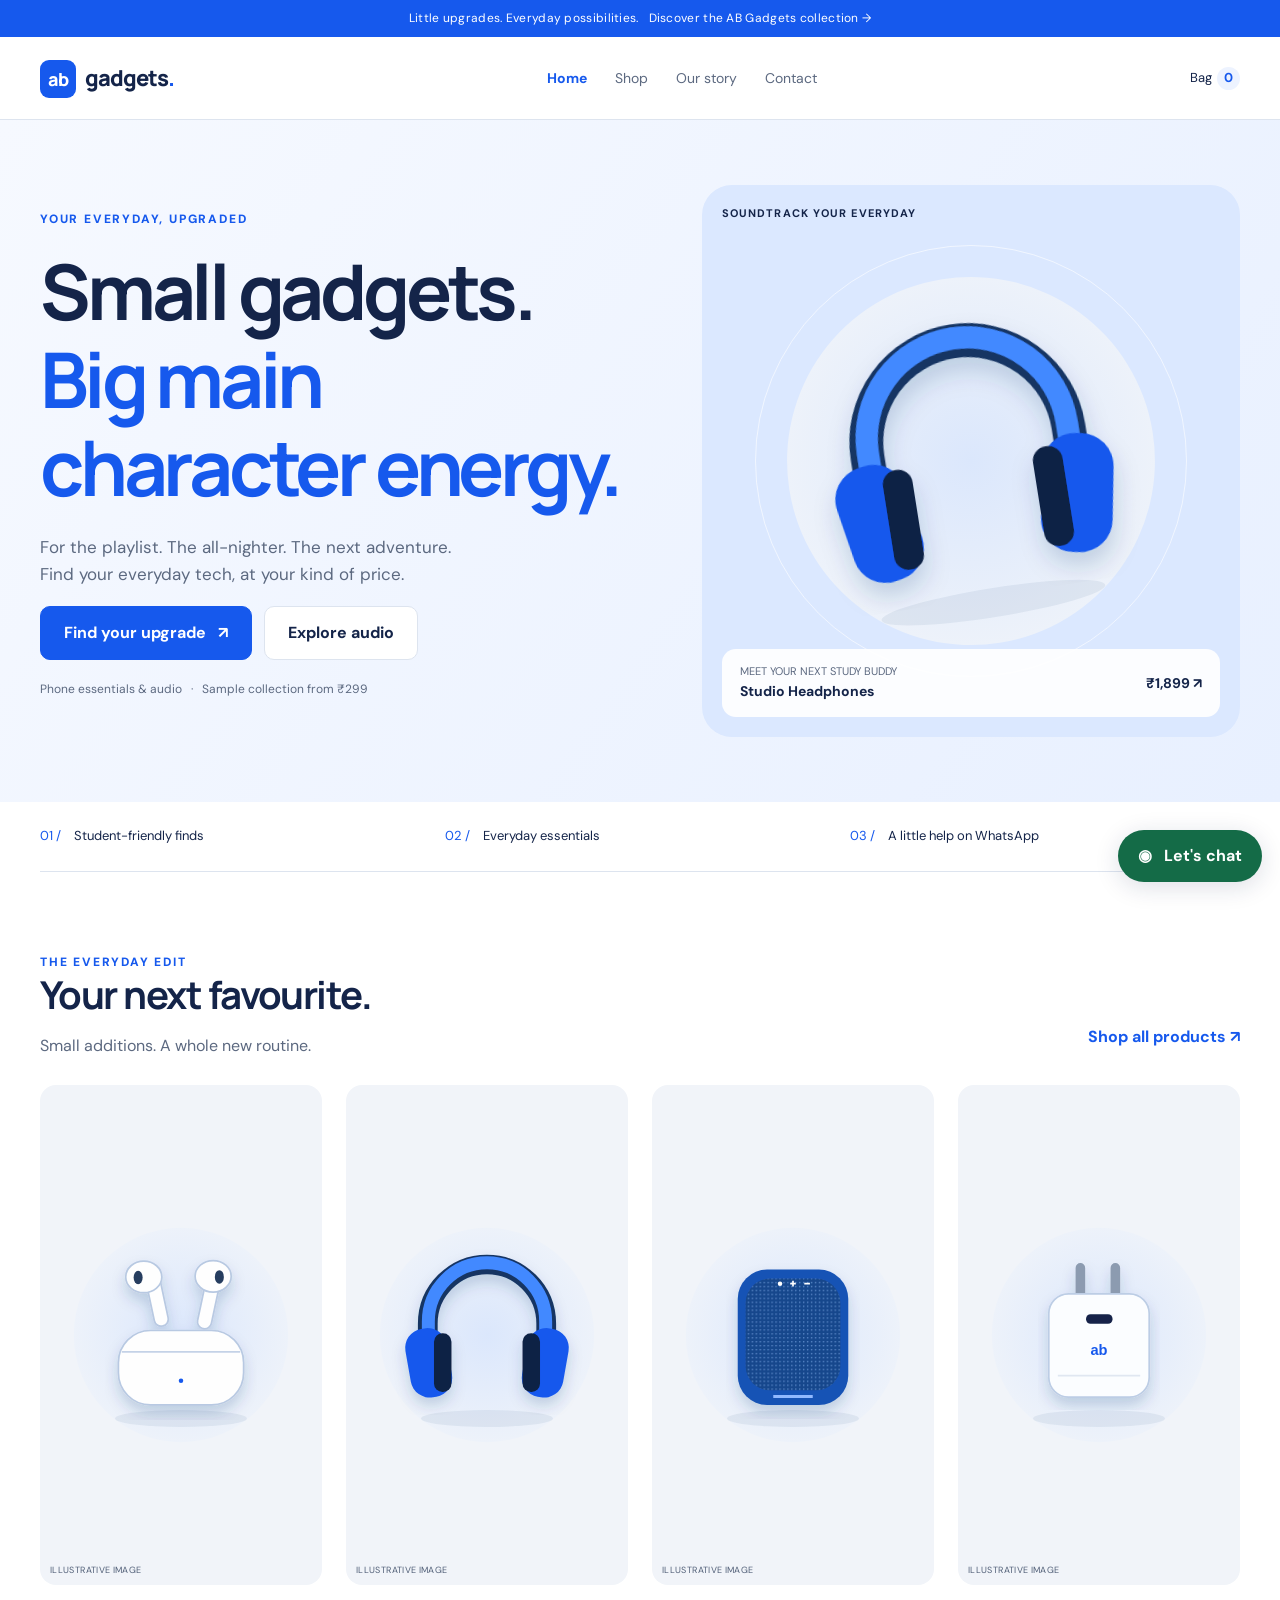
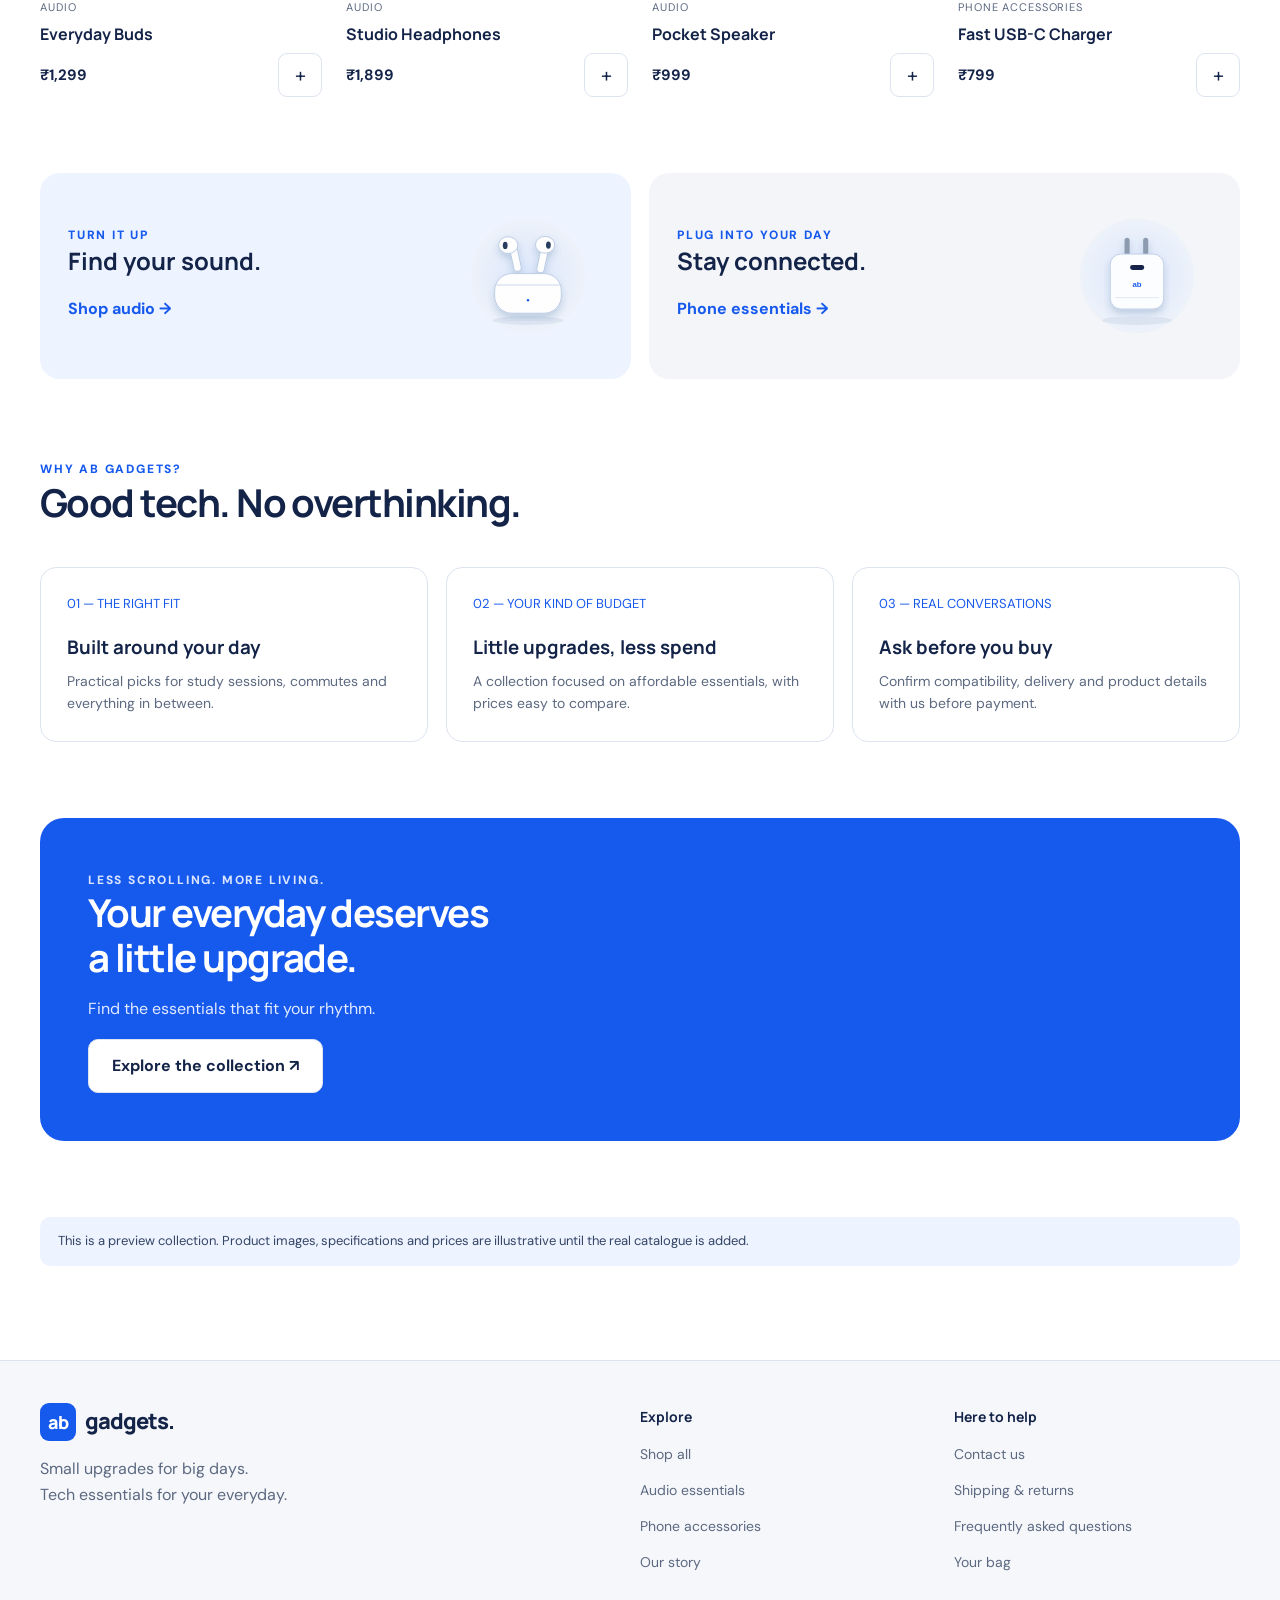
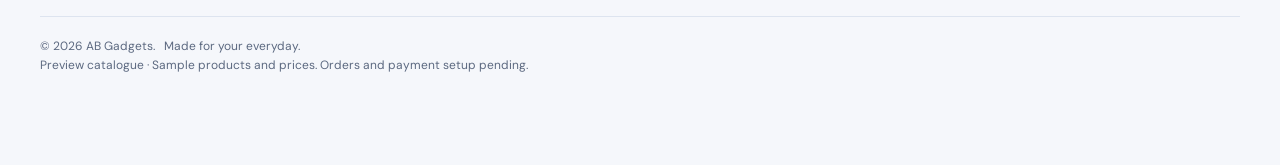
<file: index.html>
<!doctype html>
<html lang="en-IN"><head><meta charset="UTF-8"><meta name="viewport" content="width=device-width,initial-scale=1"><title>AB Gadgets | Small upgrades. Big everyday energy.</title><meta name="description" content="Discover affordable phone accessories and audio essentials at AB Gadgets. Explore student-friendly tech for your everyday."><meta name="theme-color" content="#1659ed"><meta property="og:type" content="website"><meta property="og:site_name" content="AB Gadgets"><meta property="og:title" content="AB Gadgets | Small upgrades. Big everyday energy."><meta property="og:description" content="Discover affordable phone accessories and audio essentials at AB Gadgets. Explore student-friendly tech for your everyday."><meta property="og:image" content="images/social-card.png"><meta property="og:image:alt" content="AB Gadgets — small upgrades for your everyday"><meta property="og:url" content="index.html"><meta name="twitter:card" content="summary_large_image"><link rel="icon" href="images/favicon.svg" type="image/svg+xml"><link rel="stylesheet" href="css/style.css"><script defer src="js/products.js"></script><script defer src="js/main.js"></script></head><body data-page="home"><div id="site-header"></div><main id="main">
<section class="hero"><div class="container hero-grid"><div class="hero-copy"><span class="eyebrow">Your everyday, upgraded</span><h1>Small gadgets.<br><span>Big main<br>character energy.</span></h1><p>For the playlist. The all-nighter. The next adventure. Find your everyday tech, at your kind of price.</p><div class="actions"><a href="shop.html" class="button">Find your upgrade <span>↗</span></a><a href="shop.html?category=Audio" class="button secondary">Explore audio</a></div><p class="hero-footnote">Phone essentials & audio &nbsp; · &nbsp; Sample collection from ₹299</p></div><div class="hero-art"><span class="art-label">SOUNDTRACK YOUR EVERYDAY</span><img src="images/headphones.svg" width="500" height="500" alt="Blue over-ear headphones, illustrative product artwork"><a href="product.html?id=2" class="art-card"><span><small>MEET YOUR NEXT STUDY BUDDY</small><strong>Studio Headphones</strong></span><strong>₹1,899 ↗</strong></a></div></div></section>
<div class="container"><div class="benefits"><div><span>01 /</span> Student-friendly finds</div><div><span>02 /</span> Everyday essentials</div><div><span>03 /</span> A little help on WhatsApp</div></div></div>
<section class="section container"><div class="section-head"><div><span class="eyebrow">The everyday edit</span><h2>Your next favourite.</h2><p class="muted">Small additions. A whole new routine.</p></div><a class="text-link" href="shop.html">Shop all products ↗</a></div><div id="featured-products" class="grid"></div></section>
<section class="container category-tiles"><a class="category-tile" href="shop.html?category=Audio"><div><span class="eyebrow">Turn it up</span><h3>Find your sound.</h3><span class="text-link">Shop audio →</span></div><img src="images/earbuds.svg" alt="Illustration of wireless earbuds in a charging case" loading="lazy"></a><a class="category-tile" style="background:#f3f5f8" href="shop.html?category=Phone%20accessories"><div><span class="eyebrow">Plug into your day</span><h3>Stay connected.</h3><span class="text-link">Phone essentials →</span></div><img src="images/charger.svg" alt="Illustration of a compact USB wall charger" loading="lazy"></a></section>
<section class="section container"><div class="section-head"><div><span class="eyebrow">Why AB Gadgets?</span><h2>Good tech. No overthinking.</h2></div></div><div class="reason-grid"><article class="reason"><div class="number">01 — THE RIGHT FIT</div><h3>Built around your day</h3><p>Practical picks for study sessions, commutes and everything in between.</p></article><article class="reason"><div class="number">02 — YOUR KIND OF BUDGET</div><h3>Little upgrades, less spend</h3><p>A collection focused on affordable essentials, with prices easy to compare.</p></article><article class="reason"><div class="number">03 — REAL CONVERSATIONS</div><h3>Ask before you buy</h3><p>Confirm compatibility, delivery and product details with us before payment.</p></article></div></section>
<section class="container blue-panel"><span class="eyebrow">Less scrolling. More living.</span><h2>Your everyday deserves<br>a little upgrade.</h2><p>Find the essentials that fit your rhythm.</p><a href="shop.html" class="button secondary">Explore the collection ↗</a></section><div class="section container"><p class="notice">This is a preview collection. Product images, specifications and prices are illustrative until the real catalogue is added.</p></div></main><div id="site-footer"></div><noscript><p class="notice">Please enable JavaScript to browse products, use the shopping bag and prepare an order request.</p></noscript></body></html>
</file>
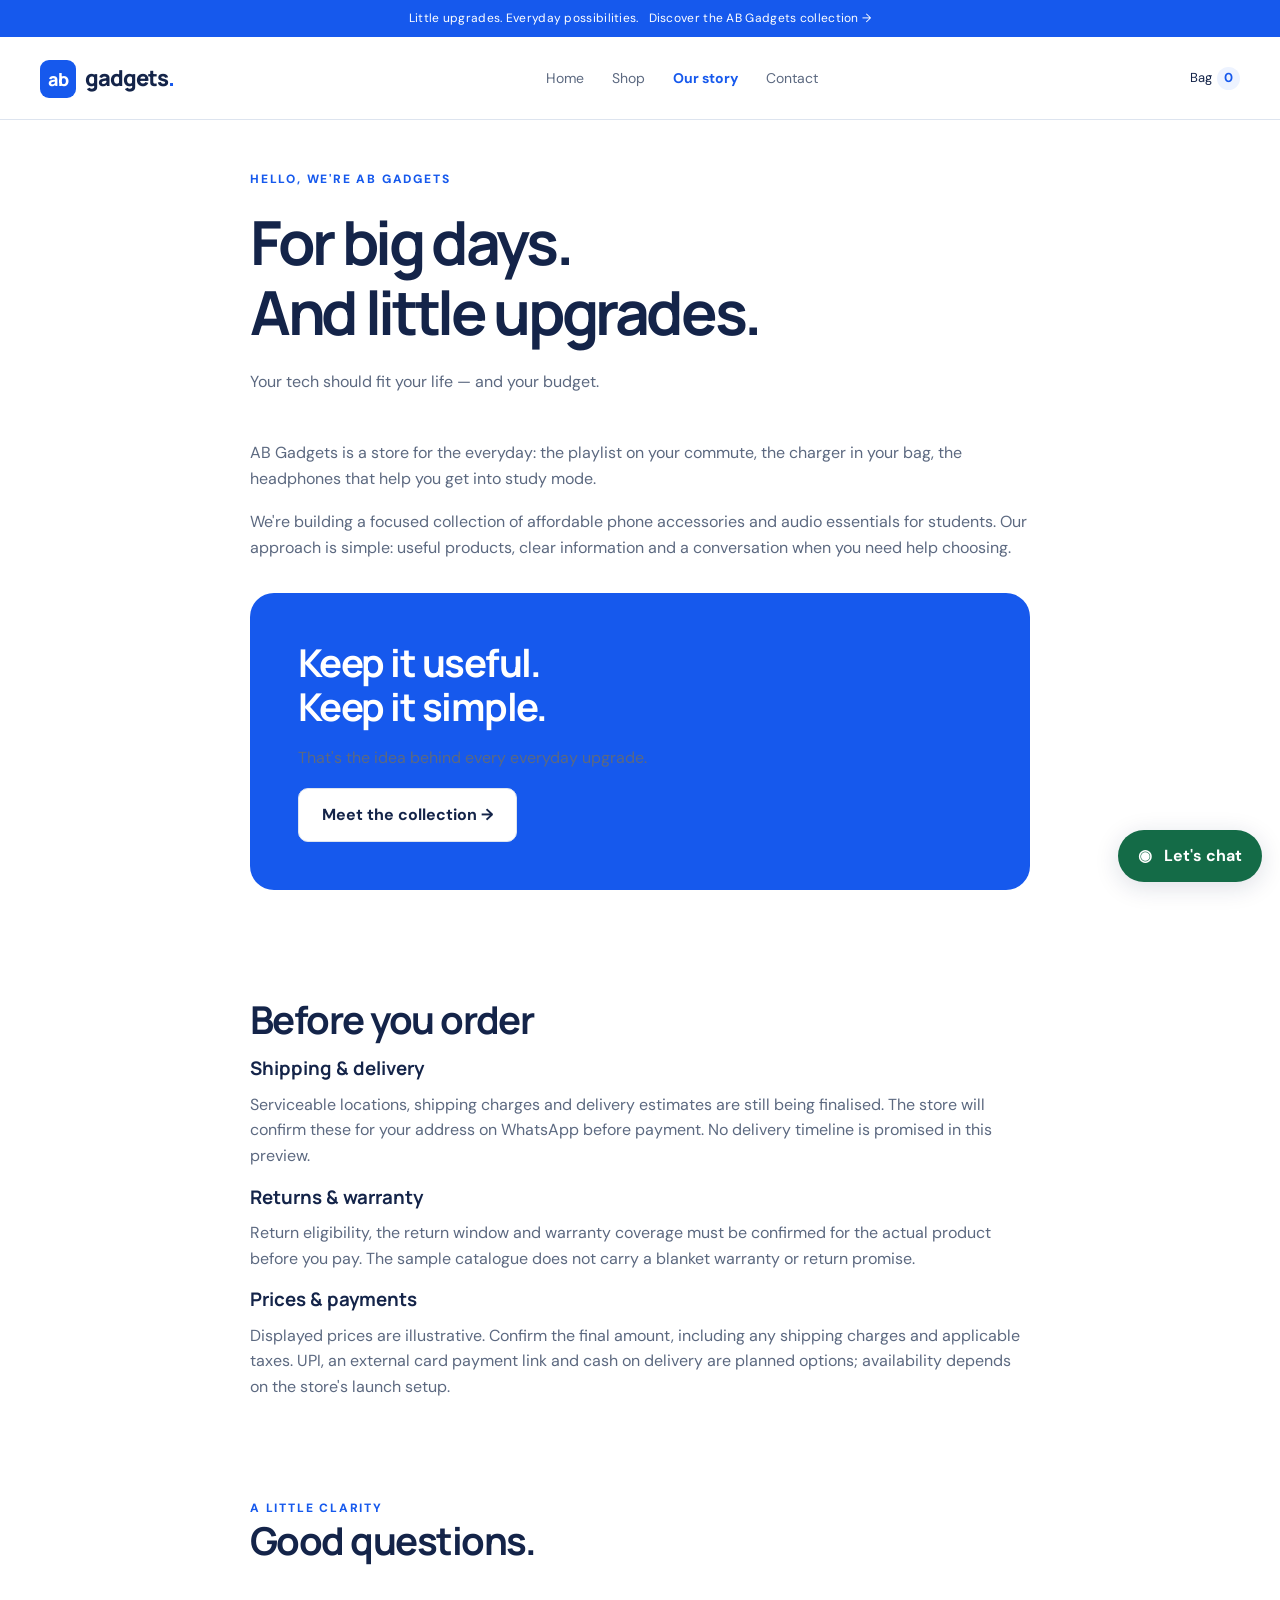
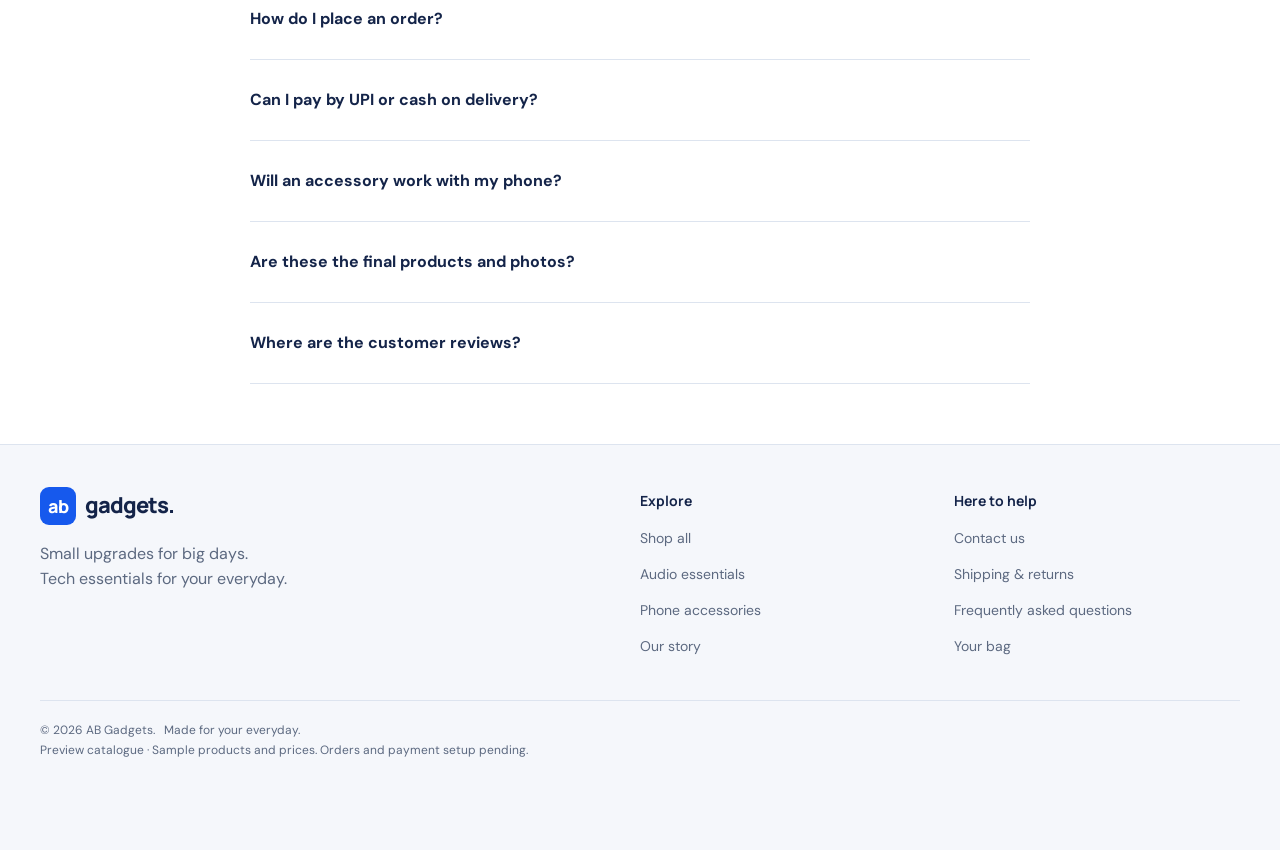
<file: about.html>
<!doctype html>
<html lang="en-IN"><head><meta charset="UTF-8"><meta name="viewport" content="width=device-width,initial-scale=1"><title>Our Story, Shipping & FAQs | AB Gadgets</title><meta name="description" content="Meet AB Gadgets: affordable everyday tech for students. Find shipping, returns, warranty information and answers to common questions."><meta name="theme-color" content="#1659ed"><meta property="og:type" content="website"><meta property="og:site_name" content="AB Gadgets"><meta property="og:title" content="Our Story, Shipping & FAQs | AB Gadgets"><meta property="og:description" content="Meet AB Gadgets: affordable everyday tech for students. Find shipping, returns, warranty information and answers to common questions."><meta property="og:image" content="images/social-card.png"><meta property="og:image:alt" content="AB Gadgets — small upgrades for your everyday"><meta property="og:url" content="about.html"><meta name="twitter:card" content="summary_large_image"><link rel="icon" href="images/favicon.svg" type="image/svg+xml"><link rel="stylesheet" href="css/style.css"><script defer src="js/products.js"></script><script defer src="js/main.js"></script></head><body data-page="about"><div id="site-header"></div><main id="main"><section class="container page-intro content-narrow"><span class="eyebrow">Hello, we're AB Gadgets</span><h1>For big days.<br>And little upgrades.</h1><p class="muted">Your tech should fit your life — and your budget.</p></section><section class="container content-narrow body-copy"><p>AB Gadgets is a store for the everyday: the playlist on your commute, the charger in your bag, the headphones that help you get into study mode.</p><p>We're building a focused collection of affordable phone accessories and audio essentials for students. Our approach is simple: useful products, clear information and a conversation when you need help choosing.</p><div class="blue-panel" style="margin:32px 0"><h2>Keep it useful.<br>Keep it simple.</h2><p>That's the idea behind every everyday upgrade.</p><a class="button secondary" href="shop.html">Meet the collection →</a></div><section id="shipping" class="section"><h2>Before you order</h2><h3>Shipping & delivery</h3><p>Serviceable locations, shipping charges and delivery estimates are still being finalised. The store will confirm these for your address on WhatsApp before payment. No delivery timeline is promised in this preview.</p><h3>Returns & warranty</h3><p>Return eligibility, the return window and warranty coverage must be confirmed for the actual product before you pay. The sample catalogue does not carry a blanket warranty or return promise.</p><h3>Prices & payments</h3><p>Displayed prices are illustrative. Confirm the final amount, including any shipping charges and applicable taxes. UPI, an external card payment link and cash on delivery are planned options; availability depends on the store's launch setup.</p></section><section id="faq" style="padding-bottom:60px"><span class="eyebrow">A little clarity</span><h2>Good questions.</h2><details><summary>How do I place an order?</summary><p>Add products to your bag, open checkout and enter your details. The checkout prepares a WhatsApp request. Send it in WhatsApp, then wait for stock, total and delivery confirmation. Ordering will activate when the store's number is added.</p></details><details><summary>Can I pay by UPI or cash on delivery?</summary><p>You can select either as your preference. The store will confirm the payment method and delivery availability before accepting the order. Only pay to the store's confirmed UPI details.</p></details><details><summary>Will an accessory work with my phone?</summary><p>Share your exact phone model with the store before ordering. Connector, power and fit requirements vary by product.</p></details><details><summary>Are these the final products and photos?</summary><p>No. This preview uses a sample catalogue and labelled illustrations. Actual photos, specifications, prices and availability will be added before launch.</p></details><details><summary>Where are the customer reviews?</summary><p>There are no customer reviews yet. Genuine customer feedback will be added when available.</p></details></section></section></main><div id="site-footer"></div><noscript><p class="notice">Please enable JavaScript to browse products, use the shopping bag and prepare an order request.</p></noscript></body></html>
</file>
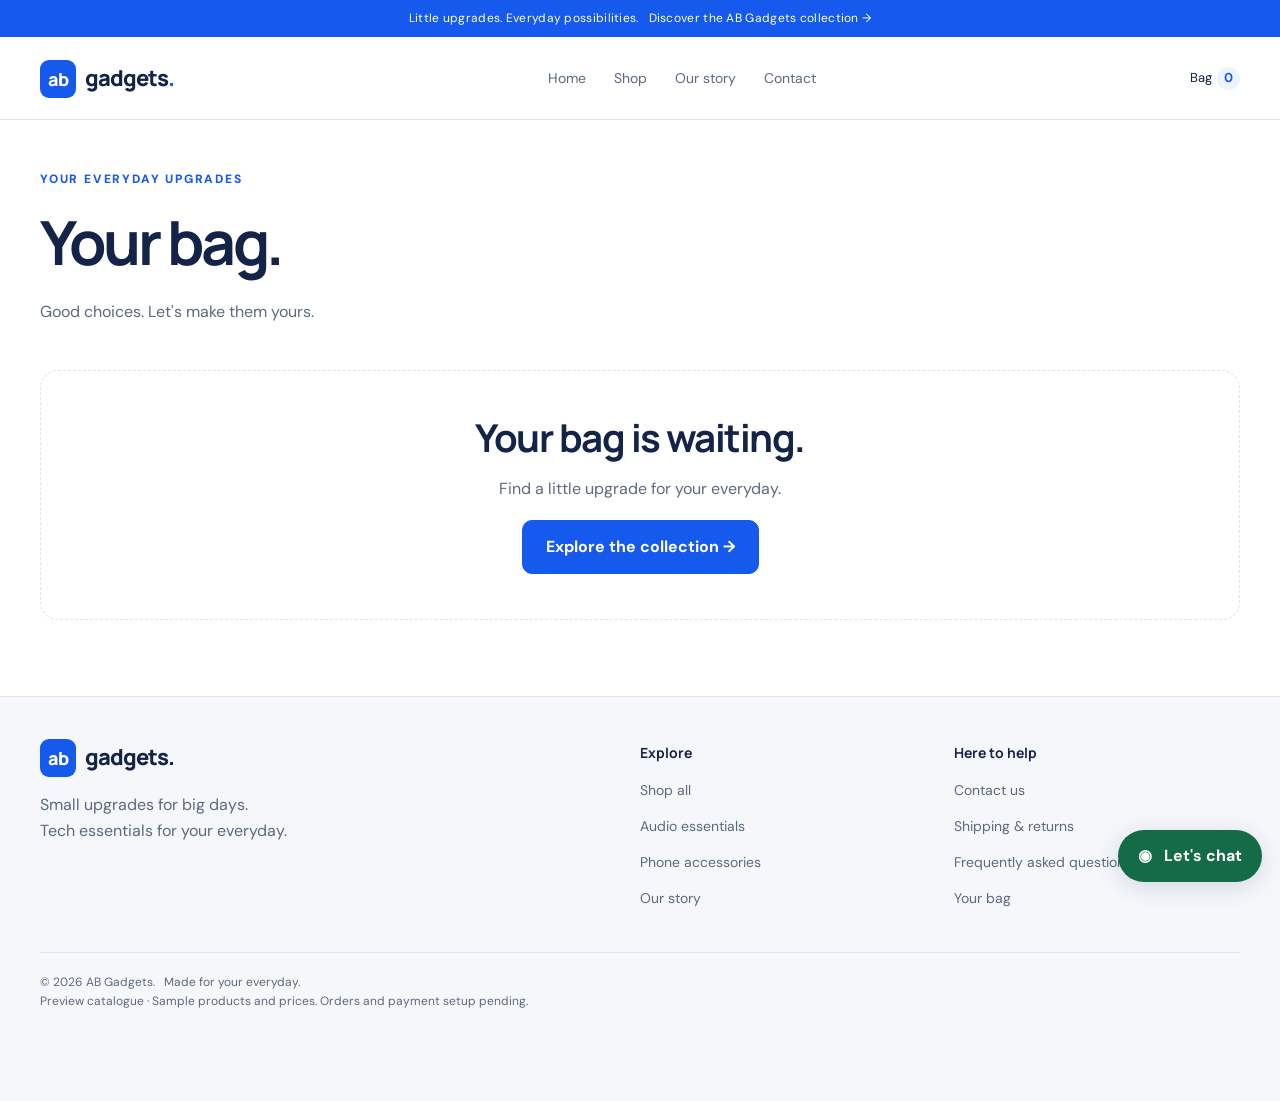
<file: cart.html>
<!doctype html>
<html lang="en-IN"><head><meta charset="UTF-8"><meta name="viewport" content="width=device-width,initial-scale=1"><title>Your Shopping Bag | AB Gadgets</title><meta name="description" content="Review your AB Gadgets shopping bag, adjust quantities and prepare your order request on WhatsApp."><meta name="theme-color" content="#1659ed"><meta property="og:type" content="website"><meta property="og:site_name" content="AB Gadgets"><meta property="og:title" content="Your Shopping Bag | AB Gadgets"><meta property="og:description" content="Review your AB Gadgets shopping bag, adjust quantities and prepare your order request on WhatsApp."><meta property="og:image" content="images/social-card.png"><meta property="og:image:alt" content="AB Gadgets — small upgrades for your everyday"><meta property="og:url" content="cart.html"><meta name="twitter:card" content="summary_large_image"><link rel="icon" href="images/favicon.svg" type="image/svg+xml"><link rel="stylesheet" href="css/style.css"><script defer src="js/products.js"></script><script defer src="js/main.js"></script></head><body data-page="cart"><div id="site-header"></div><main id="main"><section class="container page-intro"><span class="eyebrow">Your everyday upgrades</span><h1>Your bag.</h1><p class="muted">Good choices. Let's make them yours.</p></section><section class="container section" style="padding-top:0" id="cart-content" aria-label="Shopping bag"></section></main><div id="site-footer"></div><noscript><p class="notice">Please enable JavaScript to browse products, use the shopping bag and prepare an order request.</p></noscript></body></html>
</file>
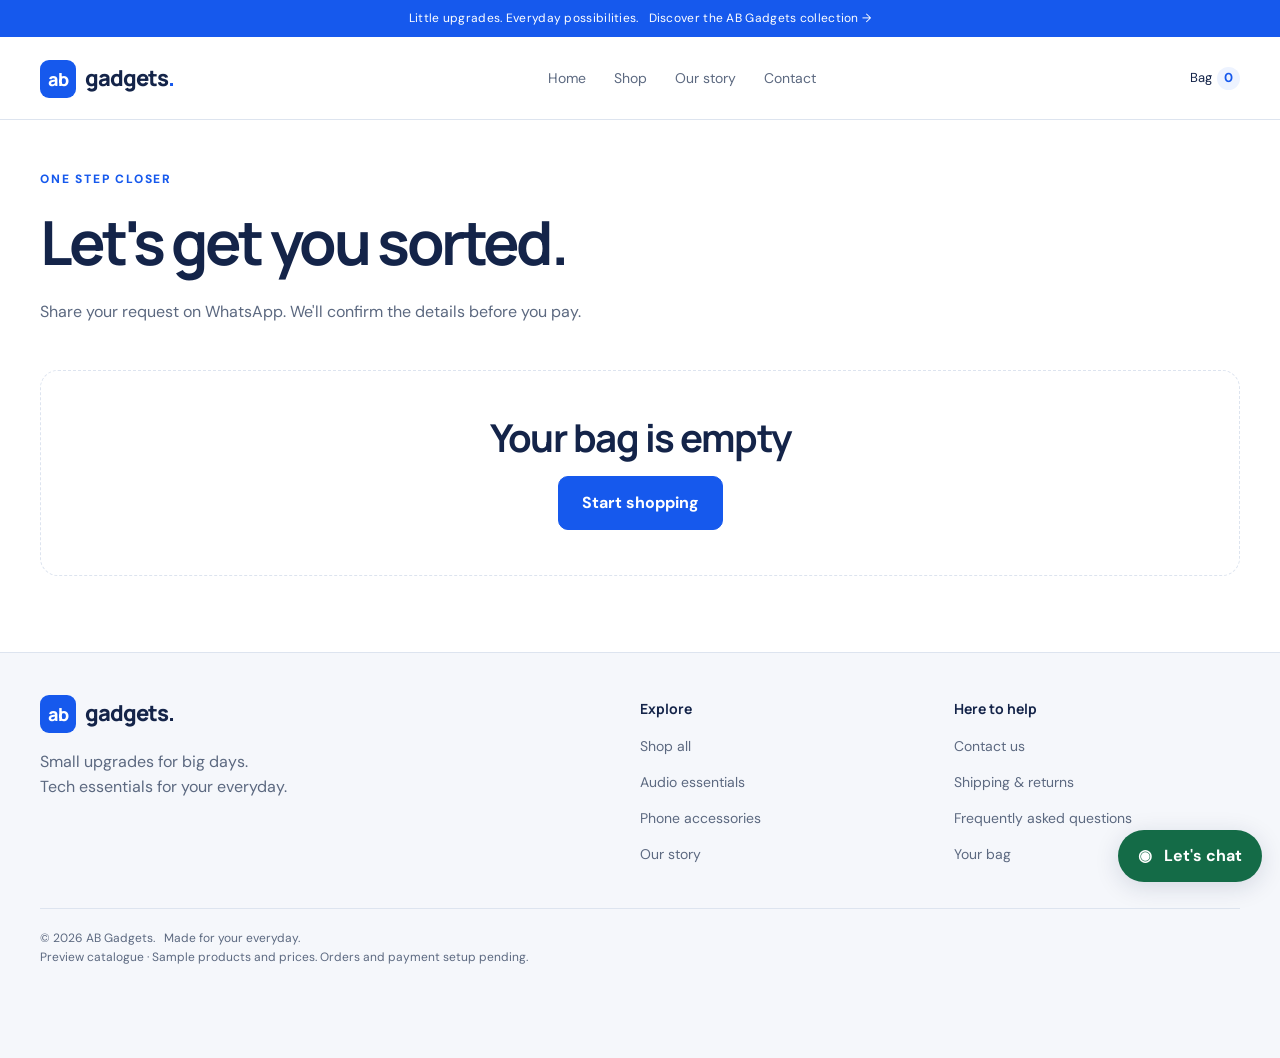
<file: checkout.html>
<!doctype html>
<html lang="en-IN"><head><meta charset="UTF-8"><meta name="viewport" content="width=device-width,initial-scale=1"><title>Checkout — Request Your Order | AB Gadgets</title><meta name="description" content="Enter your delivery details and request your AB Gadgets order through WhatsApp. Choose UPI, payment link or cash on delivery as your preference."><meta name="theme-color" content="#1659ed"><meta property="og:type" content="website"><meta property="og:site_name" content="AB Gadgets"><meta property="og:title" content="Checkout — Request Your Order | AB Gadgets"><meta property="og:description" content="Enter your delivery details and request your AB Gadgets order through WhatsApp. Choose UPI, payment link or cash on delivery as your preference."><meta property="og:image" content="images/social-card.png"><meta property="og:image:alt" content="AB Gadgets — small upgrades for your everyday"><meta property="og:url" content="checkout.html"><meta name="twitter:card" content="summary_large_image"><link rel="icon" href="images/favicon.svg" type="image/svg+xml"><link rel="stylesheet" href="css/style.css"><script defer src="js/products.js"></script><script defer src="js/main.js"></script></head><body data-page="checkout"><div id="site-header"></div><main id="main"><section class="container page-intro"><span class="eyebrow">One step closer</span><h1>Let's get you sorted.</h1><p class="muted">Share your request on WhatsApp. We'll confirm the details before you pay.</p></section><section id="checkout-content" class="container section" style="padding-top:0"><div class="cart-layout"><div class="form-panel"><form id="checkout-form" class="form-grid"><h2 style="font-size:24px">Delivery details</h2><label>Full name<input name="name" autocomplete="name" required minlength="2" maxlength="80" placeholder="Your full name"></label><label>Mobile number<input name="phone" type="tel" inputmode="tel" autocomplete="tel" required maxlength="18" placeholder="10-digit Indian mobile number"></label><label>Full delivery address<textarea name="address" autocomplete="street-address" required minlength="10" maxlength="500" placeholder="House / flat, street, city, state and PIN code"></textarea></label><fieldset><legend>How would you like to pay?</legend><label><input type="radio" name="payment" value="UPI after confirmation" checked> UPI after order confirmation</label><label><input type="radio" name="payment" value="Card / online payment link requested"> Card / online payment link</label><label><input type="radio" name="payment" value="Cash on delivery (subject to availability)"> Cash on delivery</label></fieldset><p class="muted" style="font-size:13px">Your delivery details are included in a WhatsApp draft. Tap Send in WhatsApp to share them with the store. This site does not save your address. Sending a request does not confirm an order or payment.</p><button class="button full" type="submit">Request order on WhatsApp ↗</button><p id="checkout-status" class="status-message" role="status" tabindex="-1"></p><a id="whatsapp-fallback" class="text-link" hidden target="_blank" rel="noopener noreferrer">Open your WhatsApp order draft →</a></form><div class="upi-box"><h3>Pay with UPI</h3><p id="upi-id"></p><img id="upi-qr" src="images/upi-placeholder.svg" alt="Payment QR placeholder — not a scannable payment code" width="140" height="140"><p class="muted" style="font-size:13px">Wait for stock and the final amount to be confirmed before paying. Card payments require a payment link from the store. COD availability will be confirmed for your address.</p></div></div><div id="checkout-summary"></div></div></section></main><div id="site-footer"></div><noscript><p class="notice">Please enable JavaScript to browse products, use the shopping bag and prepare an order request.</p></noscript></body></html>
</file>
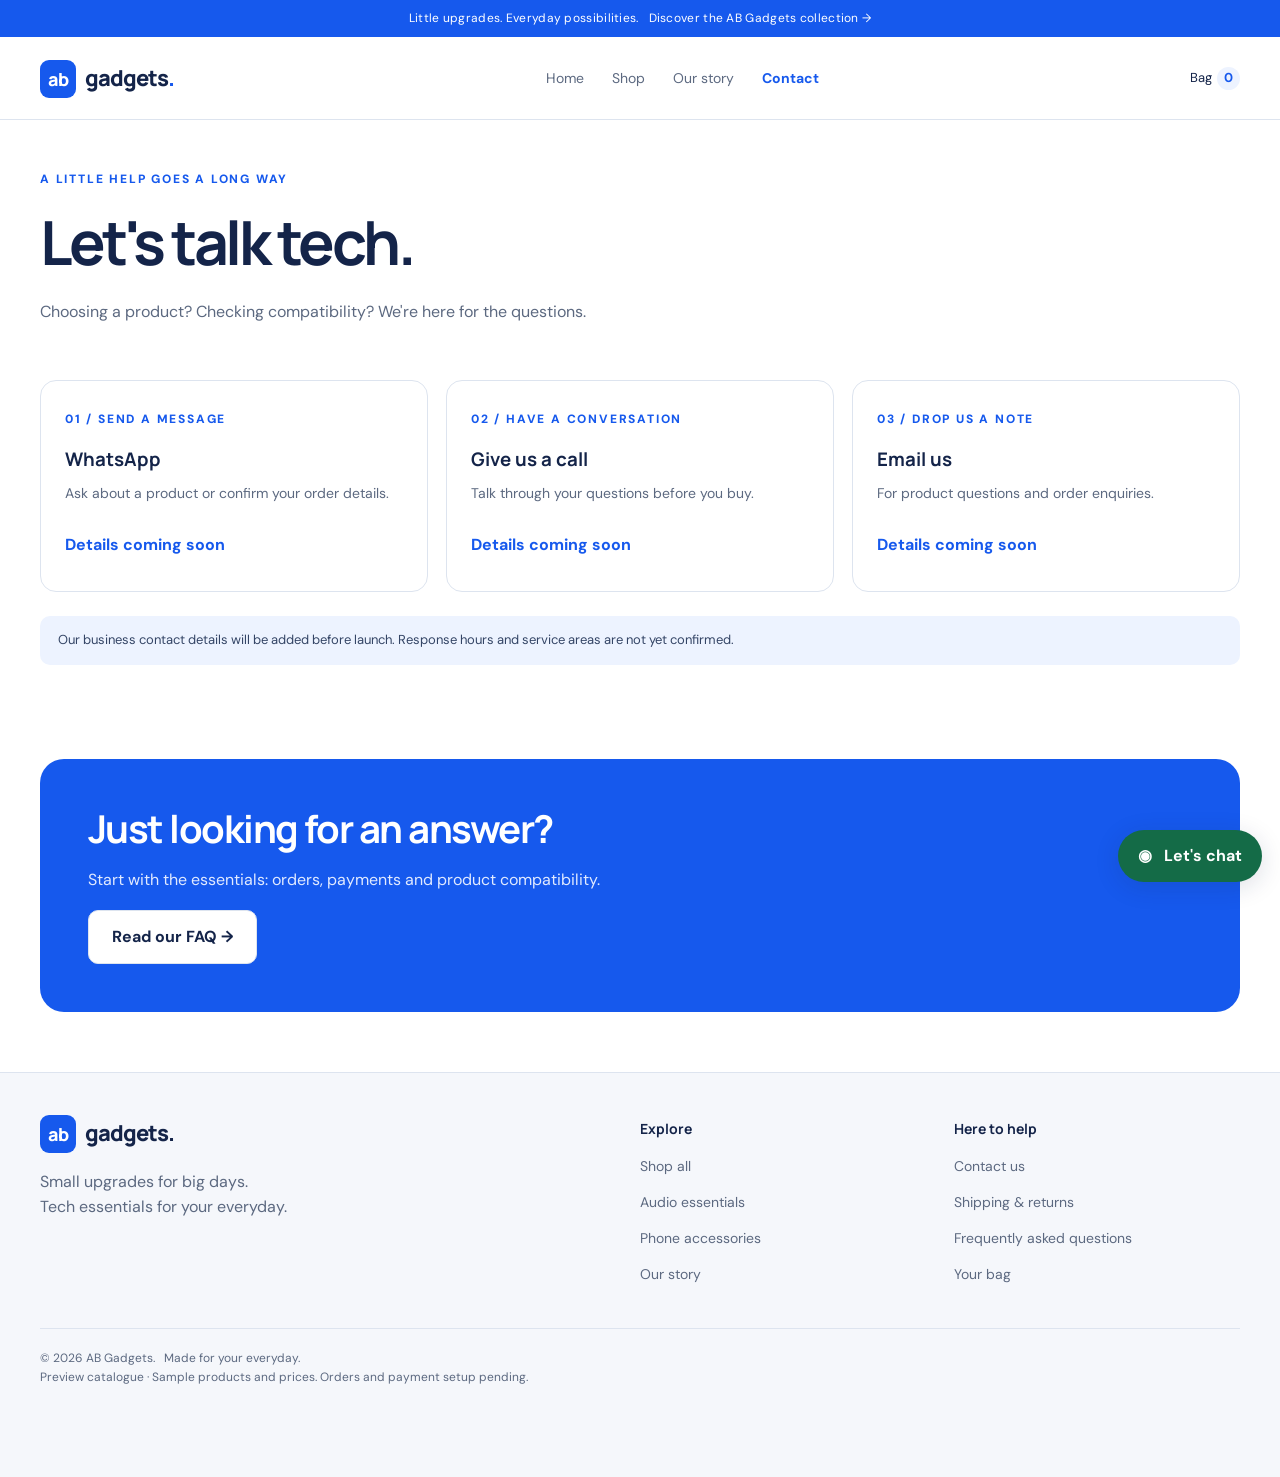
<file: contact.html>
<!doctype html>
<html lang="en-IN"><head><meta charset="UTF-8"><meta name="viewport" content="width=device-width,initial-scale=1"><title>Contact AB Gadgets | WhatsApp, Phone & Email</title><meta name="description" content="Get help with product compatibility, order requests and delivery from AB Gadgets through WhatsApp, phone or email."><meta name="theme-color" content="#1659ed"><meta property="og:type" content="website"><meta property="og:site_name" content="AB Gadgets"><meta property="og:title" content="Contact AB Gadgets | WhatsApp, Phone & Email"><meta property="og:description" content="Get help with product compatibility, order requests and delivery from AB Gadgets through WhatsApp, phone or email."><meta property="og:image" content="images/social-card.png"><meta property="og:image:alt" content="AB Gadgets — small upgrades for your everyday"><meta property="og:url" content="contact.html"><meta name="twitter:card" content="summary_large_image"><link rel="icon" href="images/favicon.svg" type="image/svg+xml"><link rel="stylesheet" href="css/style.css"><script defer src="js/products.js"></script><script defer src="js/main.js"></script></head><body data-page="contact"><div id="site-header"></div><main id="main"><section class="container page-intro"><span class="eyebrow">A little help goes a long way</span><h1>Let's talk tech.</h1><p class="muted">Choosing a product? Checking compatibility? We're here for the questions.</p></section><section class="container section" style="padding-top:10px"><div class="contact-grid"><article class="contact-card"><span class="eyebrow">01 / Send a message</span><h3 style="margin-top:18px">WhatsApp</h3><p>Ask about a product or confirm your order details.</p><a class="text-link" id="whatsapp-contact">Details coming soon</a></article><article class="contact-card"><span class="eyebrow">02 / Have a conversation</span><h3 style="margin-top:18px">Give us a call</h3><p>Talk through your questions before you buy.</p><a class="text-link" id="phone-contact">Details coming soon</a></article><article class="contact-card"><span class="eyebrow">03 / Drop us a note</span><h3 style="margin-top:18px">Email us</h3><p>For product questions and order enquiries.</p><a class="text-link" id="email-contact">Details coming soon</a></article></div><p class="notice" style="margin-top:24px">Our business contact details will be added before launch. Response hours and service areas are not yet confirmed.</p></section><section class="container blue-panel" style="margin-bottom:60px"><h2>Just looking for an answer?</h2><p>Start with the essentials: orders, payments and product compatibility.</p><a href="about.html#faq" class="button secondary">Read our FAQ →</a></section></main><div id="site-footer"></div><noscript><p class="notice">Please enable JavaScript to browse products, use the shopping bag and prepare an order request.</p></noscript></body></html>
</file>
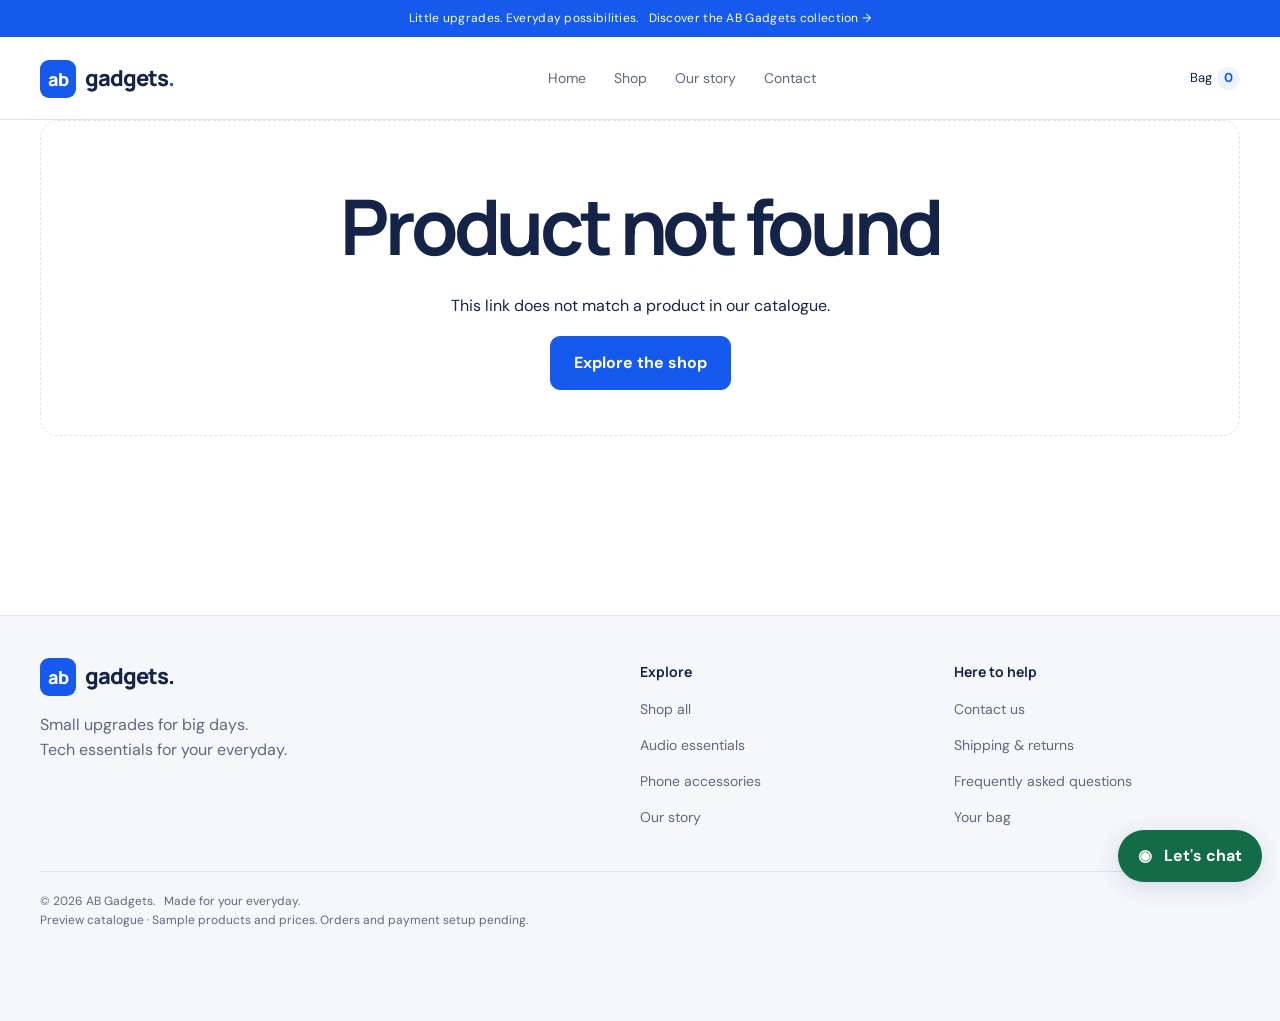
<file: product.html>
<!doctype html>
<html lang="en-IN"><head><meta charset="UTF-8"><meta name="viewport" content="width=device-width,initial-scale=1"><title>Product Details & Specifications | AB Gadgets</title><meta name="description" content="Explore AB Gadgets product details, sample specifications and prices. Add your favourite everyday tech to your bag."><meta name="theme-color" content="#1659ed"><meta property="og:type" content="website"><meta property="og:site_name" content="AB Gadgets"><meta property="og:title" content="Product Details & Specifications | AB Gadgets"><meta property="og:description" content="Explore AB Gadgets product details, sample specifications and prices. Add your favourite everyday tech to your bag."><meta property="og:image" content="images/social-card.png"><meta property="og:image:alt" content="AB Gadgets — small upgrades for your everyday"><meta property="og:url" content="product.html"><meta name="twitter:card" content="summary_large_image"><link rel="icon" href="images/favicon.svg" type="image/svg+xml"><link rel="stylesheet" href="css/style.css"><script defer src="js/products.js"></script><script defer src="js/main.js"></script></head><body data-page="product"><div id="site-header"></div><main id="main"><section class="container" id="product-detail"></section></main><div id="site-footer"></div><noscript><p class="notice">Please enable JavaScript to browse products, use the shopping bag and prepare an order request.</p></noscript></body></html>
</file>
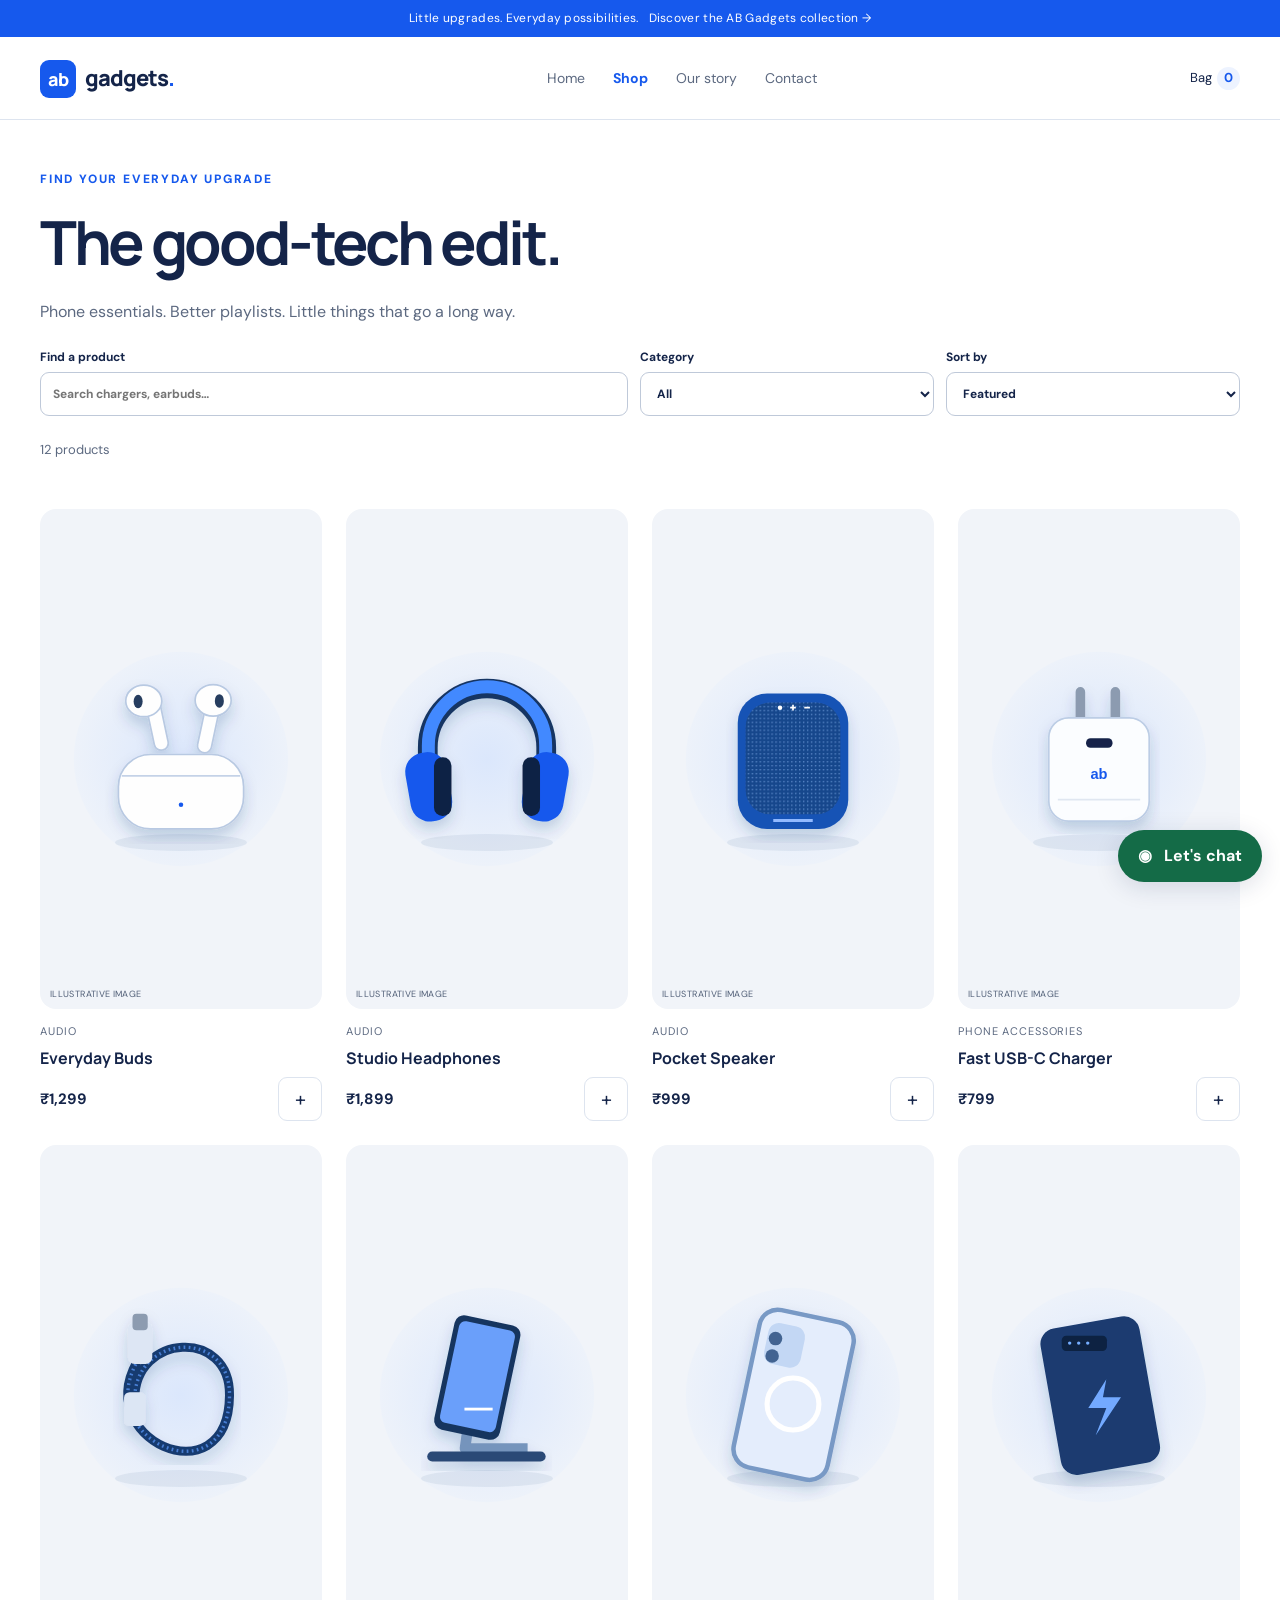
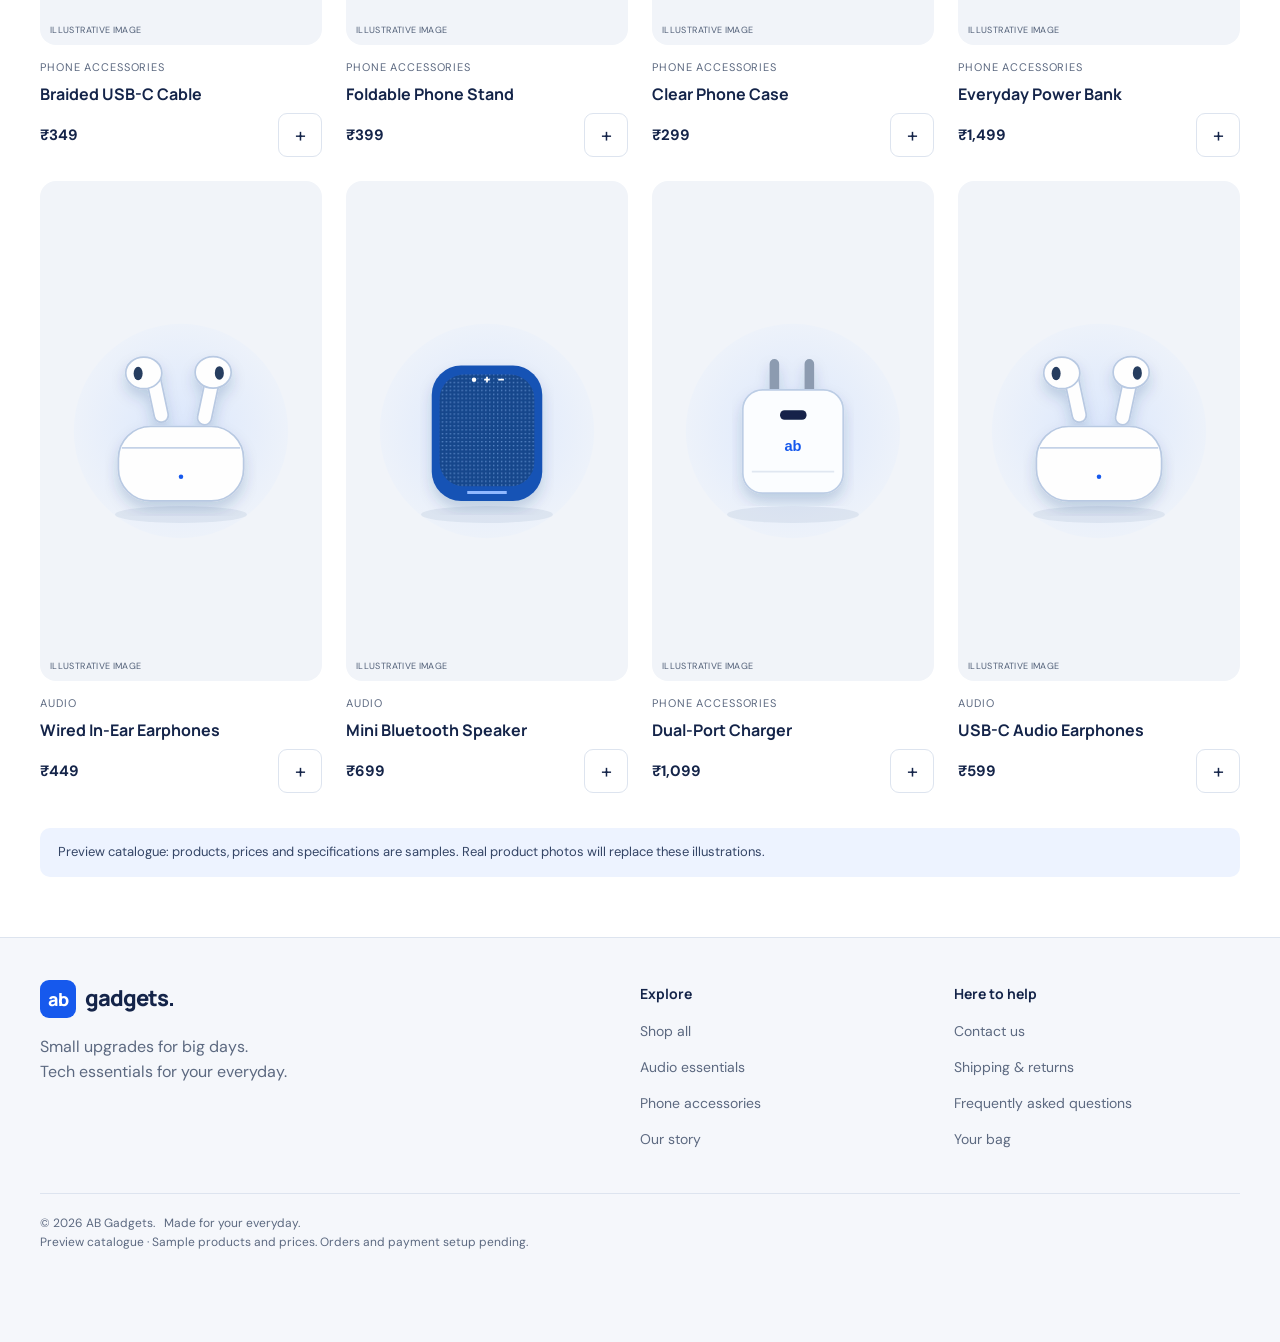
<file: shop.html>
<!doctype html>
<html lang="en-IN"><head><meta charset="UTF-8"><meta name="viewport" content="width=device-width,initial-scale=1"><title>Shop Phone Accessories & Audio | AB Gadgets</title><meta name="description" content="Browse the AB Gadgets collection of earbuds, headphones, chargers and phone accessories. Search, filter and compare prices in Indian rupees."><meta name="theme-color" content="#1659ed"><meta property="og:type" content="website"><meta property="og:site_name" content="AB Gadgets"><meta property="og:title" content="Shop Phone Accessories & Audio | AB Gadgets"><meta property="og:description" content="Browse the AB Gadgets collection of earbuds, headphones, chargers and phone accessories. Search, filter and compare prices in Indian rupees."><meta property="og:image" content="images/social-card.png"><meta property="og:image:alt" content="AB Gadgets — small upgrades for your everyday"><meta property="og:url" content="shop.html"><meta name="twitter:card" content="summary_large_image"><link rel="icon" href="images/favicon.svg" type="image/svg+xml"><link rel="stylesheet" href="css/style.css"><script defer src="js/products.js"></script><script defer src="js/main.js"></script></head><body data-page="shop"><div id="site-header"></div><main id="main"><section class="container page-intro"><span class="eyebrow">Find your everyday upgrade</span><h1>The good-tech edit.</h1><p class="muted">Phone essentials. Better playlists. Little things that go a long way.</p><div class="filters"><label>Find a product<input id="search" type="search" placeholder="Search chargers, earbuds…"></label><label>Category<select id="category"><option>All</option><option>Audio</option><option>Phone accessories</option></select></label><label>Sort by<select id="sort"><option value="featured">Featured</option><option value="low">Price: low to high</option><option value="high">Price: high to low</option></select></label></div><p id="results-count" class="results-count" aria-live="polite"></p></section><section class="container" aria-label="Products"><div class="grid" id="product-grid"></div><p class="notice" style="margin:35px 0 60px">Preview catalogue: products, prices and specifications are samples. Real product photos will replace these illustrations.</p></section></main><div id="site-footer"></div><noscript><p class="notice">Please enable JavaScript to browse products, use the shopping bag and prepare an order request.</p></noscript></body></html>
</file>
<file: css/style.css>
/* 1. Colours, typography and mobile-first foundations */
@import url('https://fonts.googleapis.com/css2?family=DM+Sans:wght@400;500;600;700&family=Manrope:wght@400;500;600;700;800&display=swap');
:root{--blue:#1659ed;--ink:#142449;--muted:#5c6980;--line:#dde4ef;--pale:#edf3ff;--white:#fff;--radius:20px}
*{box-sizing:border-box}body{margin:0;background:#fff;color:var(--ink);font-family:'DM Sans',Arial,sans-serif;line-height:1.6}h1,h2,h3,.logo{font-family:Manrope,Arial,sans-serif;line-height:1.15}h1{font-size:clamp(2.5rem,6vw,5rem);letter-spacing:-.055em;margin:16px 0 22px}h2{font-size:clamp(1.8rem,3vw,2.7rem);letter-spacing:-.04em;margin:0 0 16px}h3{margin:0 0 12px}p{margin:0 0 18px}a{color:inherit;text-decoration:none}button,input,select,textarea{font:inherit}button,a,input,select,textarea{-webkit-tap-highlight-color:transparent}button,.button,input,select{min-height:44px}button,.button{cursor:pointer}button:disabled{cursor:not-allowed;opacity:.55}img{max-width:100%;display:block}a,button{transition:background .2s,transform .2s,color .2s}a:focus-visible,button:focus-visible,input:focus-visible,select:focus-visible,textarea:focus-visible,summary:focus-visible{outline:3px solid #f29b25;outline-offset:4px}button{color:inherit}main{min-height:55vh}.container{width:min(1200px,calc(100% - 40px));margin:auto}.section{padding:56px 0}.muted{color:var(--muted)}.eyebrow{font-size:12px;font-weight:800;letter-spacing:.15em;text-transform:uppercase;color:var(--blue)}.button{display:inline-flex;align-items:center;justify-content:center;gap:12px;padding:13px 23px;border:1px solid var(--blue);border-radius:10px;background:var(--blue);color:white;font-weight:700}.button:hover{background:#1047c3;transform:translateY(-2px)}.button.secondary{background:white;color:var(--ink);border-color:var(--line)}.button.secondary:hover{background:var(--pale)}.actions{display:flex;flex-wrap:wrap;gap:12px}.text-link{color:var(--blue);font-weight:700;display:inline-flex;align-items:center;min-height:44px}.notice{font-size:13px;background:var(--pale);padding:14px 18px;border-radius:10px;color:#344566}.skip{position:absolute;left:12px;top:-100px;background:white;padding:12px;z-index:100}.skip:focus{top:8px}
/* 2. Shared navigation and footer */
.announcement{background:var(--blue);color:white;text-align:center;font-size:12px;padding:9px 20px;letter-spacing:.025em}.header{background:#fff;border-bottom:1px solid var(--line);position:relative;z-index:10}.nav-row{display:flex;align-items:center;justify-content:space-between;min-height:82px;gap:15px}.logo{font-size:22px;font-weight:800;letter-spacing:-1px;white-space:nowrap}.logo-mark{background:var(--blue);color:white;border-radius:9px;padding:7px 8px;margin-right:6px;font-size:18px;letter-spacing:-1px}.logo small{font-weight:500}.nav{display:none;position:absolute;top:82px;left:0;right:0;padding:18px 20px;background:white;border-bottom:1px solid var(--line)}.nav.open{display:flex;flex-direction:column}.nav a{padding:11px 14px;font-size:14px;color:var(--muted)}.nav a[aria-current=page]{color:var(--blue);font-weight:700}.nav-tools{display:flex;align-items:center;gap:8px}.icon-button{background:white;border:1px solid var(--line);border-radius:9px;padding:8px 12px;min-width:44px}.cart-link{font-size:13px;display:flex;align-items:center;gap:5px;min-height:44px}.cart-count{background:var(--pale);color:var(--blue);padding:1px 7px;border-radius:20px;font-weight:700}.footer{background:#f5f7fb;border-top:1px solid var(--line);padding:48px 0 90px}.footer-grid{display:grid;gap:28px}.footer a:not(.logo){display:block;font-size:14px;color:var(--muted);padding:6px 0;min-height:36px}.footer h3{font-size:14px}.footer-bottom{margin-top:35px;padding-top:20px;border-top:1px solid var(--line);font-size:12px;color:var(--muted)}.whatsapp{position:fixed;right:18px;bottom:18px;z-index:30;background:#146b47;color:white;border:0;border-radius:30px;padding:13px 20px;box-shadow:0 5px 25px #14244925;font-weight:700}.toast{position:fixed;bottom:82px;left:50%;transform:translateX(-50%);width:max-content;max-width:calc(100% - 32px);background:var(--ink);color:white;padding:14px 22px;border-radius:12px;z-index:50}.toast:empty{display:none}
/* 3. Homepage and catalogue */
.hero{background:linear-gradient(125deg,#f6f9ff,#e8f0ff);overflow:hidden}.hero-grid{display:grid;gap:24px;padding:48px 0}.hero-copy>p{max-width:430px;color:var(--muted);font-size:17px}.hero h1 span{color:var(--blue)}.hero-footnote{font-size:12px!important;margin-top:20px!important}.hero-art{position:relative;background:#dbe8ff;border-radius:30px;min-height:310px;display:flex;align-items:center;justify-content:center;isolation:isolate}.hero-art:before{content:'';position:absolute;width:80%;aspect-ratio:1;border:1px solid #fff9;border-radius:50%;z-index:-1}.hero-art img{width:90%;transform:rotate(-9deg)}.art-label{position:absolute;top:20px;left:20px;font-size:11px;font-weight:700;letter-spacing:.1em}.art-card{position:absolute;bottom:20px;left:20px;right:20px;background:#ffffffed;border-radius:14px;padding:14px 18px;display:flex;justify-content:space-between;align-items:center;font-size:14px}.art-card small{display:block;color:var(--muted);font-size:11px}.benefits{display:grid;grid-template-columns:1fr;gap:15px;padding:24px 0;border-bottom:1px solid var(--line);font-size:13px}.benefits span{color:var(--blue);margin-right:10px}.section-head{display:flex;justify-content:space-between;align-items:end;gap:16px;flex-wrap:wrap;margin-bottom:26px}.section-head p{margin-bottom:0}.grid{display:grid;grid-template-columns:repeat(2,minmax(0,1fr));gap:14px}.product-card{min-width:0}.product-image{background:#f1f4f9;border-radius:16px;position:relative;overflow:hidden}.product-image img{width:100%;aspect-ratio:1;object-fit:contain;transition:transform .3s}.product-card:hover img{transform:scale(1.05)}.sample-label{position:absolute;bottom:8px;left:10px;font-size:9px;letter-spacing:.04em;color:#526078}.product-card .category{font-size:10px;text-transform:uppercase;letter-spacing:.08em;color:var(--muted);margin:14px 0 6px}.product-card h3{font-size:14px;line-height:1.4;margin-bottom:8px}.product-card-bottom{display:flex;align-items:center;justify-content:space-between;gap:5px;font-size:15px}.add-button{border:1px solid var(--line);background:white;border-radius:9px;min-width:44px;font-size:20px}.add-button:hover{background:var(--blue);color:white}.category-tiles,.reason-grid{display:grid;gap:18px}.category-tile{border-radius:var(--radius);background:var(--pale);padding:28px;display:flex;align-items:center;justify-content:space-between;overflow:hidden}.category-tile img{width:36%;max-width:150px}.category-tile h3{font-size:24px}.reason{border:1px solid var(--line);border-radius:16px;padding:26px}.reason .number{color:var(--blue);font-size:13px;margin-bottom:22px}.reason p{font-size:14px;color:var(--muted);margin:0}.blue-panel{background:var(--blue);color:white;border-radius:24px;padding:32px}.blue-panel p{color:#e1eaff}.blue-panel .eyebrow{color:#d9e5ff}.page-intro{padding:45px 0 28px}.page-intro h1{font-size:clamp(2.3rem,5vw,3.8rem)}.filters{display:grid;gap:12px;margin:24px 0}.filters label{font-size:12px;font-weight:700}.filters input,.filters select{display:block;width:100%;margin-top:5px}.results-count{font-size:13px;color:var(--muted);margin-bottom:20px}.empty{padding:45px 20px;text-align:center;border:1px dashed var(--line);border-radius:18px;grid-column:1/-1}
/* 4. Product, cart and forms */
.breadcrumb{font-size:13px;color:var(--muted);padding:25px 0}.detail-grid{display:grid;gap:28px}.detail-image{background:#f1f4f9;border-radius:24px;position:relative}.detail-image img{width:100%;aspect-ratio:1}.detail-copy h1{font-size:clamp(2rem,4vw,3.2rem)}.price{font-size:28px;font-weight:800;margin:20px 0}.detail-copy ul{padding-left:20px;color:var(--muted)}.detail-copy .button{margin:12px 0}.policy{border-top:1px solid var(--line);margin-top:24px;padding-top:20px;font-size:14px}.content-narrow{max-width:780px}.body-copy p{color:var(--muted)}details{border-bottom:1px solid var(--line);padding:18px 0}summary{cursor:pointer;font-weight:700;min-height:44px;display:flex;align-items:center}details p{color:var(--muted);font-size:14px;margin-top:10px}.cart-layout{display:grid;gap:28px}.cart-item{display:grid;grid-template-columns:80px minmax(0,1fr);gap:16px;border-bottom:1px solid var(--line);padding:20px 0}.cart-item img{width:80px;border-radius:12px;background:#f1f4f9}.cart-item h3{font-size:16px}.cart-controls{display:flex;align-items:center;gap:10px;flex-wrap:wrap}.quantity{display:inline-flex;align-items:center;border:1px solid var(--line);border-radius:8px;overflow:hidden}.quantity button{border:0;background:#f5f7fb;width:44px}.quantity output{min-width:30px;text-align:center}.remove{background:none;border:0;text-decoration:underline;font-size:12px;color:var(--muted)}.summary-box,.form-panel{border:1px solid var(--line);border-radius:18px;padding:24px;height:fit-content}.summary-line{display:flex;justify-content:space-between;gap:16px;margin:14px 0}.summary-line.total{border-top:1px solid var(--line);padding-top:16px;font-weight:800;font-size:20px}.summary-box .button{width:100%}.form-grid{display:grid;gap:18px}.form-grid label{font-size:14px;font-weight:700}.form-grid input:not([type=radio]),.form-grid textarea{display:block;width:100%;margin-top:6px}input,select,textarea{border:1px solid #bfc9d9;border-radius:9px;padding:11px 12px;color:var(--ink);background:white;min-width:0}textarea{min-height:110px;resize:vertical}fieldset{border:1px solid var(--line);border-radius:10px;margin:0;padding:14px}fieldset label{display:flex;align-items:center;gap:8px;min-height:44px;font-weight:400!important}input[type=radio]{width:18px;height:18px;min-height:18px}.upi-box{background:#f5f7fb;border-radius:12px;padding:20px;margin-top:20px}.upi-box img{width:140px;margin:16px 0}.contact-grid{display:grid;gap:18px}.contact-card{border:1px solid var(--line);padding:24px;border-radius:16px;overflow-wrap:anywhere}.contact-card p{font-size:14px;color:var(--muted)}.status-message{color:#924018;font-size:14px}.full{width:100%}[hidden]{display:none!important}
.sr-only{position:absolute;width:1px;height:1px;padding:0;margin:-1px;overflow:hidden;clip:rect(0,0,0,0);white-space:nowrap;border:0}
/* 5. Wider screens, while keeping every mobile control touch-friendly */
@media(min-width:640px){.grid{grid-template-columns:repeat(3,minmax(0,1fr));gap:24px}.benefits{grid-template-columns:repeat(3,1fr)}.category-tiles,.contact-grid{grid-template-columns:repeat(2,1fr)}.filters{grid-template-columns:2fr 1fr 1fr}.footer-grid{grid-template-columns:2fr 1fr 1fr}.reason-grid{grid-template-columns:repeat(3,1fr)}}
@media(min-width:960px){.section{padding:76px 0}.nav{display:flex;position:static;padding:0;border:0}.menu-toggle{display:none}.hero-grid{grid-template-columns:1.1fr 1fr;gap:70px;padding:65px 0}.hero-art{min-height:460px}.hero-copy{padding:20px 0}.grid{grid-template-columns:repeat(4,minmax(0,1fr))}.product-card h3{font-size:16px}.product-card .category{font-size:11px}.detail-grid{grid-template-columns:1fr 1fr;gap:60px}.cart-layout{grid-template-columns:minmax(0,1.5fr) minmax(300px,1fr)}.blue-panel{padding:48px}.contact-grid{grid-template-columns:repeat(3,1fr)}}
@media(prefers-reduced-motion:reduce){*{scroll-behavior:auto!important;transition:none!important}.hero-art img{transform:none}}
</file>
